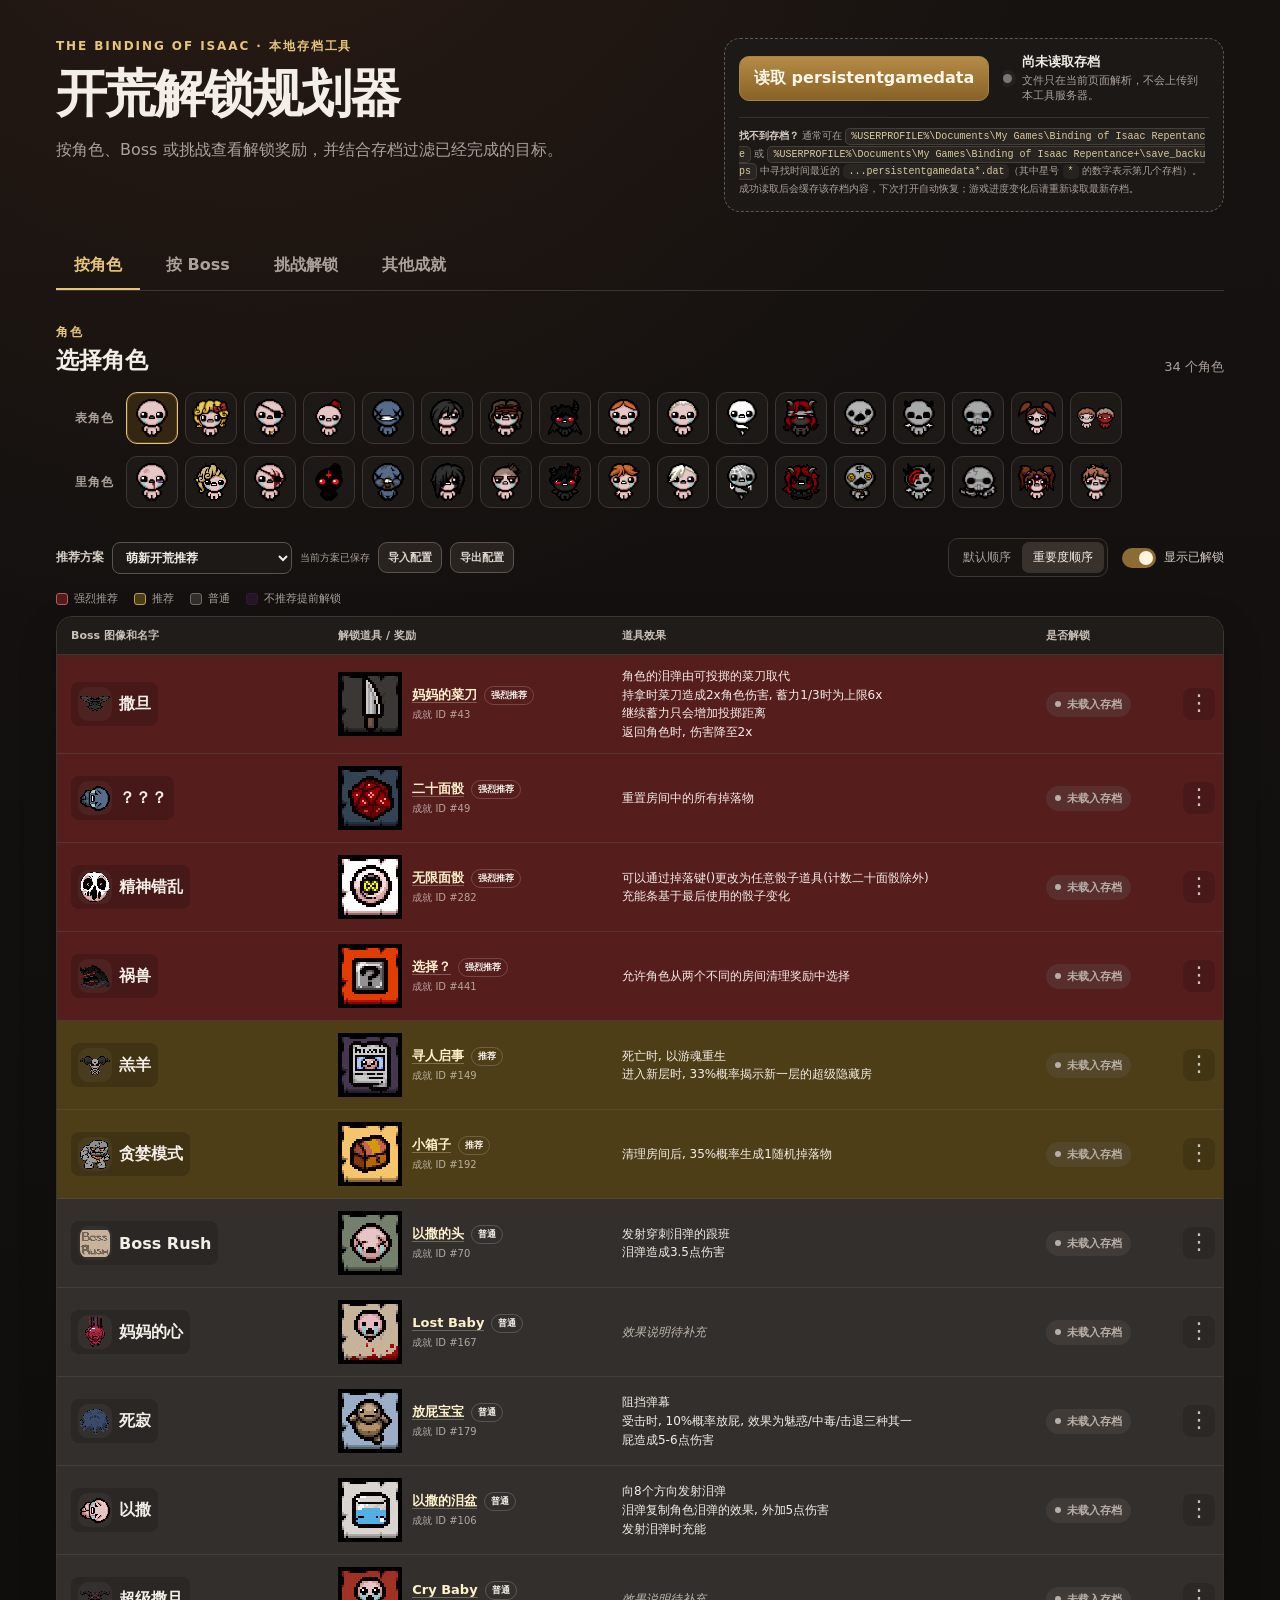
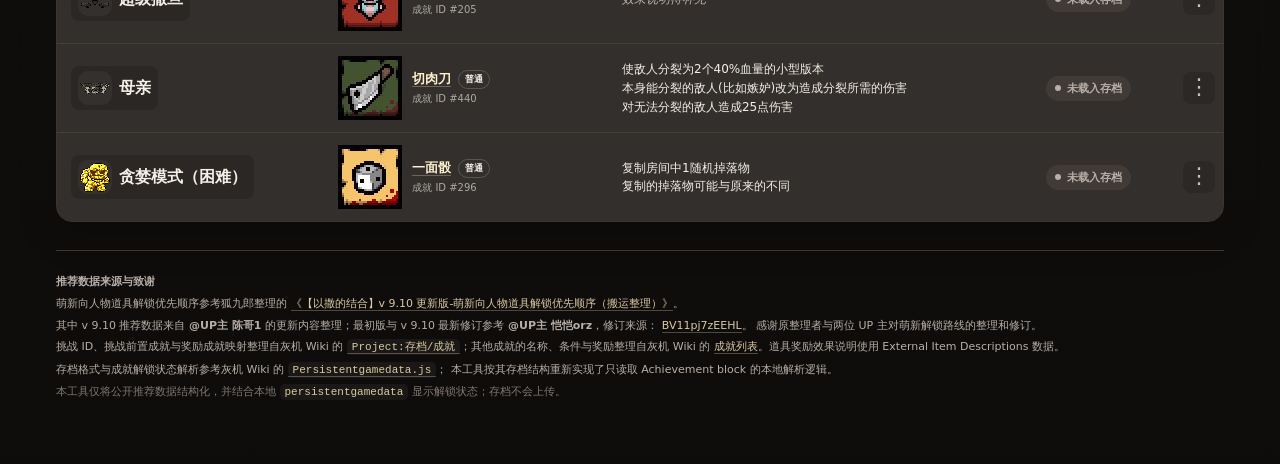
<file: index.html>
<!doctype html>
<html lang="zh-CN">
<head>
  <meta charset="utf-8" />
  <meta name="viewport" content="width=device-width, initial-scale=1" />
  <meta name="color-scheme" content="dark" />
  <!-- GitHub Pages 更新后尽量避免旧 HTML/资源缓存。真正的静态资源刷新由 ?v= 版本号负责。 -->
  <meta http-equiv="Cache-Control" content="no-cache, no-store, must-revalidate" />
  <meta http-equiv="Pragma" content="no-cache" />
  <meta http-equiv="Expires" content="0" />
  <title>以撒开荒解锁规划器</title>
  <script src="//s1.hdslb.com/bfs/seed/toy/app/sdk/toy-sdk.js"></script>
  <link rel="icon" type="image/png" href="./assets/icon.png?v=20261120174819" />
  <link rel="stylesheet" href="./styles.css?v=20261120174819" />
</head>
<body>
  <div class="app-shell">
    <header class="topbar">
      <div>
        <div class="eyebrow">THE BINDING OF ISAAC · 本地存档工具</div>
        <h1>开荒解锁规划器</h1>
        <p class="subtitle">按角色、Boss 或挑战查看解锁奖励，并结合存档过滤已经完成的目标。</p>
      </div>

      <div class="save-panel" id="dropZone">
        <input id="saveInput" type="file" accept=".dat,application/octet-stream" hidden />
        <div class="save-actions">
          <button class="primary-button" id="loadSaveBtn" type="button">读取 persistentgamedata</button>
          <button class="secondary-button save-clear-button" id="clearSaveBtn" type="button" hidden>清除缓存</button>
        </div>
        <div class="save-status" id="saveStatus">
          <span class="status-dot idle"></span>
          <div>
            <strong>尚未读取存档</strong>
            <small>文件只在当前页面解析，不会上传到本工具服务器。</small>
          </div>
        </div>
        <div class="save-hint">
          <strong>找不到存档？</strong> 通常可在
          <code class="copy-path" role="button" tabindex="0" data-copy-path="%USERPROFILE%\Documents\My Games\Binding of Isaac Repentance" title="点击复制">%USERPROFILE%\Documents\My Games\Binding of Isaac Repentance</code>
          或 <code class="copy-path" role="button" tabindex="0" data-copy-path="%USERPROFILE%\Documents\My Games\Binding of Isaac Repentance+\save_backups" title="点击复制">%USERPROFILE%\Documents\My Games\Binding of Isaac Repentance+\save_backups</code>
          中寻找时间最近的 <code>...persistentgamedata*.dat</code>（其中星号 <code>*</code> 的数字表示第几个存档）。
          成功读取后会缓存该存档内容，下次打开自动恢复；游戏进度变化后请重新读取最新存档。
        </div>
      </div>
    </header>

    <nav class="page-tabs" aria-label="页面切换">
      <button class="page-tab active" type="button" data-view="character">按角色</button>
      <button class="page-tab" type="button" data-view="boss">按 Boss</button>
      <button class="page-tab" type="button" data-view="challenge">挑战解锁</button>
      <button class="page-tab" type="button" data-view="achievement">其他成就</button>
    </nav>

    <main>
      <section class="selector-section" id="selectorSection">
        <div class="section-heading">
          <div>
            <span class="section-kicker" id="selectorKicker">角色</span>
            <h2 id="selectorTitle">选择角色</h2>
          </div>
          <div class="selection-summary" id="selectionSummary"></div>
        </div>
        <div class="entity-grid" id="entityGrid"></div>
      </section>

      <section class="results-section">
        <div class="results-heading">
          <div class="recommendation-toolbar">
            <div class="profile-controls">
              <label class="profile-select-label" for="profileSelect">
                <span>推荐方案</span>
                <select id="profileSelect" class="profile-select" aria-label="推荐方案"></select>
              </label>
              <span class="profile-status" id="profileStatus"></span>
              <button class="secondary-button compact-button" id="importProfileBtn" type="button">导入配置</button>
              <button class="secondary-button compact-button" id="exportProfileBtn" type="button">导出配置</button>
              <input id="profileImportInput" type="file" accept="application/json,.json" hidden />
            </div>
            <div class="controls">
              <div class="segmented" role="group" aria-label="排列顺序">
                <button type="button" class="segment" data-sort="default">默认顺序</button>
                <button type="button" class="segment active" data-sort="priority">重要度顺序</button>
              </div>
              <label class="switch-control">
                <input type="checkbox" id="showUnlocked" checked />
                <span class="switch"></span>
                <span>显示已解锁</span>
              </label>
            </div>
          </div>
        </div>

        <div class="legend" aria-label="优先级颜色说明">
          <span><i class="legend-swatch strong"></i>强烈推荐</span>
          <span><i class="legend-swatch recommended"></i>推荐</span>
          <span><i class="legend-swatch normal"></i>普通</span>
          <span><i class="legend-swatch discouraged"></i>不推荐提前解锁</span>
        </div>

        <div class="table-wrap" id="standardResults">
          <table class="unlock-table">
            <thead id="tableHead"></thead>
            <tbody id="tableBody"></tbody>
          </table>
        </div>
        <div class="achievement-results" id="achievementResults" hidden></div>
      </section>
    </main>

    <div class="priority-menu" id="priorityMenu" hidden role="menu" aria-label="修改优先级"></div>
    <div class="toast" id="toast" role="status" aria-live="polite" hidden></div>

    <footer>
      <p><strong>推荐数据来源与致谢</strong></p>
      <p>萌新向人物道具解锁优先顺序参考狐九郎整理的
        <a class="footer-link" href="https://www.bilibili.com/opus/1083165871339208713" target="_blank" rel="noopener noreferrer">《【以撒的结合】v 9.10 更新版-萌新向人物道具解锁优先顺序（搬运整理）》</a>。
      </p>
      <p>其中 v 9.10 推荐数据来自 <strong>@UP主 陈哥1</strong> 的更新内容整理；最初版与 v 9.10 最新修订参考 <strong>@UP主 恺恺orz</strong>，修订来源：
        <a class="footer-link" href="https://www.bilibili.com/video/BV11pj7zEEHL" target="_blank" rel="noopener noreferrer">BV11pj7zEEHL</a>。
        感谢原整理者与两位 UP 主对萌新解锁路线的整理和修订。
      </p>
      <p>挑战 ID、挑战前置成就与奖励成就映射整理自灰机 Wiki 的 <a class="footer-link" href="https://isaac.huijiwiki.com/wiki/Project:%E5%AD%98%E6%A1%A3/%E6%88%90%E5%B0%B1" target="_blank" rel="noopener noreferrer"><code>Project:存档/成就</code></a>；其他成就的名称、条件与奖励整理自灰机 Wiki 的 <a class="footer-link" href="https://isaac.huijiwiki.com/wiki/%E6%88%90%E5%B0%B1" target="_blank" rel="noopener noreferrer">成就列表</a>。道具奖励效果说明使用 External Item Descriptions 数据。</p>

    <p>存档格式与成就解锁状态解析参考灰机 Wiki 的
        <a class="footer-link" href="https://isaac.huijiwiki.com/wiki/%E9%9B%B6%E4%BB%B6:Persistentgamedata.js" target="_blank" rel="noopener noreferrer"><code>Persistentgamedata.js</code></a>；
        本工具按其存档结构重新实现了只读取 Achievement block 的本地解析逻辑。
      </p>
      <p class="muted">本工具仅将公开推荐数据结构化，并结合本地 <code>persistentgamedata</code> 显示解锁状态；存档不会上传。</p>
    </footer>
  </div>

  <!-- CACHE_VERSION: 20261120174819。发布新版本前运行 python tools/bump_cache_version.py -->
  <script src="./data/unlocks.js?v=20261120174819"></script>
  <script src="./data/challenges.js?v=20261120174819"></script>
  <script src="./data/achievements.js?v=20261120174819"></script>
  <script src="./data/effects.js?v=20261120174819"></script>
  <script src="./data/overrides.js?v=20261120174819"></script>
  <script src="./data/recommendation_profiles.js?v=20261120174819"></script>
  <script src="./js/save-parser.js?v=20261120174819"></script>
  <script src="./js/app.js?v=20261120174819"></script>
</body>
</html>
</file>
<file: styles.css>
:root {
  --bg: #12100f;
  --panel: #1b1816;
  --panel-2: #24201d;
  --ink: #f3eee7;
  --muted: #aaa19a;
  --line: #3c3530;
  --accent: #e7c47b;
  --accent-2: #8f6b2e;
  --strong: rgba(135, 36, 36, .56);
  --strong-border: #b85b5b;
  --recommended: rgba(129, 100, 29, .53);
  --recommended-border: #bea14b;
  --normal: rgba(83, 78, 74, .47);
  --normal-border: #716a64;
  --discouraged: rgba(48, 25, 52, .62);
  --discouraged-border: #301934;
  --green: #62c58d;
  --red: #e67878;
  --radius: 16px;
  font-family: Inter, ui-sans-serif, system-ui, -apple-system, BlinkMacSystemFont, "Segoe UI", "Microsoft YaHei", sans-serif;
}
* { box-sizing: border-box; }
body {
  margin: 0;
  background:
    radial-gradient(circle at 20% -10%, rgba(135, 67, 36, .18), transparent 34%),
    linear-gradient(180deg, #151210 0%, var(--bg) 50%, #0d0c0b 100%);
  color: var(--ink);
  min-height: 100vh;
}
button, input, select { font: inherit; }
button { color: inherit; }
.app-shell { width: min(1220px, calc(100% - 112px)); margin: 0 auto; padding: 38px 0 64px; }
.topbar { display: flex; justify-content: space-between; gap: 32px; align-items: flex-start; }
.eyebrow, .section-kicker { color: var(--accent); font-size: 12px; letter-spacing: .16em; font-weight: 800; text-transform: uppercase; }
h1 { margin: 5px 0 7px; font-size: clamp(32px, 4vw, 54px); letter-spacing: -.04em; }
h2 { margin: 4px 0 0; font-size: 23px; }
.subtitle { margin: 0; color: var(--muted); max-width: 680px; line-height: 1.7; }
.save-panel {
  width: min(500px, 100%);
  border: 1px dashed #62574f;
  background: rgba(31, 27, 24, .8);
  border-radius: var(--radius);
  padding: 14px;
  display: grid;
  grid-template-columns: auto 1fr;
  gap: 14px;
  align-items: center;
  transition: border-color .15s, background .15s;
}
.save-panel.dragging { border-color: var(--accent); background: rgba(76, 61, 36, .4); }
.primary-button {
  border: 1px solid #a78549;
  background: linear-gradient(#b58b47, #886226);
  color: #fff8ea;
  border-radius: 10px;
  padding: 11px 14px;
  cursor: pointer;
  font-weight: 800;
  white-space: nowrap;
}
.primary-button:hover { filter: brightness(1.08); }
.save-status { display: flex; align-items: center; gap: 10px; min-width: 0; overflow: hidden; }
.save-status > div { min-width: 0; max-width: 100%; overflow: hidden; }
.save-status strong, .save-status small { display: block; }
.save-status strong { display: block; max-width: 100%; font-size: 13px; white-space: nowrap; overflow: hidden; text-overflow: ellipsis; }
.save-status small { color: var(--muted); font-size: 11px; margin-top: 2px; }
.status-dot { width: 9px; height: 9px; border-radius: 50%; flex: 0 0 auto; background: #777; box-shadow: 0 0 0 4px rgba(255,255,255,.04); }
.status-dot.ready { background: var(--green); }
.status-dot.error { background: var(--red); }
.save-hint { grid-column: 1 / -1; padding-top: 10px; border-top: 1px solid rgba(99,89,82,.4); color: var(--muted); font-size: 10px; line-height: 1.65; }
.save-hint strong { color: #d9d0c8; }
.save-hint code { word-break: break-all; }
.copy-path {
  cursor: pointer;
  border: 1px solid rgba(219,201,159,.16);
  transition: border-color .12s, background .12s, color .12s;
}
.copy-path:hover,
.copy-path:focus-visible {
  background: rgba(231,196,123,.13);
  border-color: rgba(231,196,123,.48);
  color: #fff0c4;
  outline: none;
}
.page-tabs { margin-top: 30px; display: flex; gap: 8px; align-items: center; flex-wrap: wrap; border-bottom: 1px solid var(--line); }
.page-tab { border: 0; border-bottom: 2px solid transparent; background: transparent; padding: 13px 18px 12px; color: var(--muted); cursor: pointer; font-weight: 800; }
.page-tab:hover { color: var(--ink); }
.page-tab.active { color: var(--accent); border-bottom-color: var(--accent); }
.selector-section, .results-section { margin-top: 30px; }
.section-heading { display: flex; justify-content: space-between; gap: 18px; align-items: end; }
.results-heading { display: flex; justify-content: flex-end; gap: 18px; align-items: center; }
.selection-summary { color: var(--muted); font-size: 13px; }
.entity-groups { display: grid; gap: 12px; margin-top: 16px; max-width: 100%; }
.entity-group { display: grid; grid-template-columns: 58px minmax(0, 1fr); gap: 12px; align-items: center; max-width: 100%; min-width: 0; }
.entity-group:only-child { grid-template-columns: 1fr; }
.entity-group-label { color: var(--muted); font-size: 12px; font-weight: 800; letter-spacing: .08em; text-align: right; white-space: nowrap; }
.entity-icon-row { display: flex; align-items: center; gap: 7px; flex-wrap: wrap; min-width: 0; max-width: 100%; }
.entity-icon-card {
  width: 52px; height: 52px; flex: 0 0 52px;
  border: 1px solid var(--line); border-radius: 11px;
  background: rgba(29, 26, 24, .9); padding: 5px;
  display: grid; place-items: center; cursor: pointer;
  transition: transform .12s, border-color .12s, background .12s;
}
.entity-icon-card:hover { transform: translateY(-1px); border-color: #6a5e55; background: #25211e; }
.entity-icon-card.active { border-color: var(--accent); background: rgba(107, 75, 28, .34); box-shadow: inset 0 0 0 1px rgba(231,196,123,.18); }
.selector-thumb { width: 38px; height: 38px; object-fit: contain; image-rendering: pixelated; }
.boss-selector-row { gap: 10px; }
.boss-selector-row .entity-icon-card { width: 78px; height: 78px; flex-basis: 78px; padding: 7px; }
.boss-selector-row .selector-thumb { width: 64px; height: 64px; }
.entity-thumb, .reward-thumb, .boss-thumb {
  width: 48px; height: 48px; object-fit: contain; image-rendering: pixelated; flex: 0 0 auto;
  border-radius: 10px; background: rgba(255,255,255,.045); padding: 4px;
}
.entity-thumb { width: 46px; height: 46px; }
.controls { display: flex; align-items: center; gap: 14px; flex-wrap: wrap; justify-content: flex-end; }
.segmented { display: inline-flex; border: 1px solid var(--line); background: #171412; border-radius: 10px; padding: 3px; }
.segment { border: 0; background: transparent; color: var(--muted); padding: 7px 11px; border-radius: 7px; cursor: pointer; font-size: 12px; }
.segment.active { color: var(--ink); background: #39312c; }
.switch-control { display: inline-flex; align-items: center; gap: 8px; color: #d6cec6; font-size: 12px; cursor: pointer; user-select: none; }
.switch-control input { position: absolute; opacity: 0; pointer-events: none; }
.switch { width: 34px; height: 20px; border-radius: 999px; background: #514943; position: relative; transition: background .15s; }
.switch::after { content: ""; width: 14px; height: 14px; border-radius: 50%; background: #ddd5ce; position: absolute; top: 3px; left: 3px; transition: transform .15s; }
.switch-control input:checked + .switch { background: #8c6b35; }
.switch-control input:checked + .switch::after { transform: translateX(14px); background: #fff5de; }
.legend { display: flex; gap: 16px; flex-wrap: wrap; margin: 14px 0 10px; color: var(--muted); font-size: 11px; }
.legend span { display: inline-flex; align-items: center; gap: 6px; }
.legend-swatch { width: 12px; height: 12px; border-radius: 3px; border: 1px solid; }
.legend-swatch.strong { background: var(--strong); border-color: var(--strong-border); }
.legend-swatch.recommended { background: var(--recommended); border-color: var(--recommended-border); }
.legend-swatch.normal { background: var(--normal); border-color: var(--normal-border); }
.legend-swatch.discouraged { background: var(--discouraged); border-color: var(--discouraged-border); }
.table-wrap { border: 1px solid var(--line); border-radius: var(--radius); overflow: auto; background: rgba(24,21,19,.87); box-shadow: 0 14px 40px rgba(0,0,0,.16); }
.unlock-table { width: 100%; border-collapse: separate; border-spacing: 0; min-width: 880px; }
.unlock-table th { position: sticky; top: 0; z-index: 1; background: #201c19; color: #c9c0b8; font-size: 11px; text-align: left; padding: 11px 14px; border-bottom: 1px solid var(--line); }
.unlock-table td { padding: 12px 14px; border-bottom: 1px solid rgba(99,89,82,.38); vertical-align: middle; }
.unlock-table tr:last-child td { border-bottom: 0; }
.unlock-row { transition: filter .12s; }
.unlock-row:hover { filter: brightness(1.08); }
.unlock-row.priority-strong td { background: var(--strong); }
.unlock-row.priority-recommended td { background: var(--recommended); }
.unlock-row.priority-normal td { background: var(--normal); }
.unlock-row.priority-discouraged td { background: var(--discouraged); }
.target-cell, .reward-cell { display: flex; align-items: center; gap: 10px; min-width: 0; }
.boss-stack { display: flex; gap: 5px; flex-wrap: wrap; }
.boss-unit { display: inline-flex; align-items: center; gap: 7px; padding: 5px 7px; background: rgba(0,0,0,.18); border-radius: 8px; white-space: nowrap; }
.boss-thumb { width: 34px; height: 34px; padding: 2px; }
.reward-thumb { width: 52px; height: 52px; }

.achievement-sprite {
  width: 64px; height: 64px; flex: 0 0 64px; display: inline-block;
  background-image: url("./assets/achievement/Achievement_sprite.jpg?v=20261120174819");
  background-repeat: no-repeat;
  background-size: 1280px 2112px;
  background-position: var(--ach-x) var(--ach-y);
  image-rendering: pixelated;
}
.reward-name { font-weight: 800; font-size: 13px; }
.reward-link { color: #fff1cc; text-decoration: none; border-bottom: 1px solid rgba(255,241,204,.28); }
.reward-link:hover { color: #fff8e8; border-bottom-color: currentColor; }
.meta-line { color: rgba(243,238,231,.64); font-size: 10px; margin-top: 3px; line-height: 1.4; }
.effect-text { max-width: 510px; line-height: 1.55; font-size: 12px; }
.effect-missing { color: #c0b8b0; font-style: italic; }
.requirement { margin-top: 5px; color: #e3d0a7; font-size: 10px; line-height: 1.45; }
.priority-pill { display: inline-block; margin-left: 7px; padding: 2px 6px; border-radius: 999px; font-size: 9px; font-weight: 900; vertical-align: 1px; border: 1px solid rgba(255,255,255,.18); }
.status-badge { display: inline-flex; align-items: center; gap: 6px; border-radius: 999px; padding: 5px 9px; font-size: 11px; font-weight: 800; white-space: nowrap; }
.status-badge::before { content: ""; width: 6px; height: 6px; border-radius: 50%; background: currentColor; }
.status-badge.unlocked { color: #8ce1ae; background: rgba(45,114,72,.33); }
.status-badge.locked { color: #ff9a93; background: rgba(128,53,49,.34); }
.status-badge.unknown { color: #b8afa8; background: rgba(94,87,81,.31); }
.empty-state td { text-align: center; padding: 46px 20px; background: #1b1816 !important; }
.empty-state strong { display: block; font-size: 18px; }
.empty-state span { color: var(--muted); display: block; margin-top: 6px; font-size: 12px; }
footer { margin-top: 28px; padding-top: 18px; border-top: 1px solid var(--line); color: #b7aea7; font-size: 11px; line-height: 1.6; }
footer p { margin: 4px 0; }
.footer-link { color: #dbc99f; text-decoration: none; border-bottom: 1px solid rgba(219,201,159,.32); }
.footer-link:hover { color: #fff0c4; border-bottom-color: currentColor; }
.muted { color: #7f7771; }
code { background: rgba(255,255,255,.05); padding: 2px 5px; border-radius: 5px; color: #dbc99f; }
@media (max-width: 900px) {
  .app-shell { width: calc(100% - 36px); padding: 24px 0 40px; }
  .topbar { flex-direction: column; }
  .save-panel { width: 100%; }
  .section-heading { align-items: flex-start; flex-direction: column; }
  .results-heading { justify-content: flex-start; }
  .controls { width: 100%; justify-content: space-between; }
  .entity-icon-row { overflow-x: visible; padding-bottom: 0; }
  .entity-group { align-items: flex-start; }
  .entity-group { grid-template-columns: 48px minmax(0,1fr); }
  .entity-icon-card { width: 48px; height: 48px; flex-basis: 48px; }
  .selector-thumb { width: 34px; height: 34px; }
  .boss-selector-row .entity-icon-card { width: 68px; height: 68px; flex-basis: 68px; }
  .boss-selector-row .selector-thumb { width: 56px; height: 56px; }
}
@media (max-width: 520px) {
  .save-panel { grid-template-columns: 1fr; }
  .primary-button { width: 100%; }
  .controls { align-items: flex-start; flex-direction: column; }
}

.effect-text { white-space: pre-line; }

/* Curated achievement lists */
.achievement-results { display: grid; gap: 34px; }
.achievement-results[hidden] { display: none; }
.achievement-category { min-width: 0; }
.achievement-category-heading {
  display: flex; align-items: end; justify-content: space-between; gap: 16px; margin-bottom: 12px;
}
.achievement-category-heading > span { color: var(--muted); font-size: 12px; white-space: nowrap; }
.achievement-category h3 { margin: 0 0 9px; color: #d8cfc7; font-size: 14px; }
.achievement-table-wrap { border-radius: 10px; }
.achievement-table { min-width: 760px; }
.achievement-table th:nth-child(1) { width: 30%; }
.achievement-table th:nth-child(2) { width: 27%; }
.achievement-table th:nth-child(3) { width: 31%; }
.achievement-table th:nth-child(4) { width: 12%; }
.achievement-table th:nth-child(5) { width: 48px; }
.achievement-table.without-reward { min-width: 560px; }
.achievement-table.without-reward th:nth-child(1) { width: 42%; }
.achievement-table.without-reward th:nth-child(2) { width: 41%; }
.achievement-table.without-reward th:nth-child(3) { width: 17%; }
.achievement-table.without-reward th:nth-child(4) { width: 48px; }
.achievement-table .reward-cell { min-width: 220px; }
.achievement-table.without-reward .reward-cell { min-width: 204px; }
.achievement-condition { min-width: 180px; max-width: 420px; font-size: 12px; line-height: 1.6; }
.achievement-reward { min-width: 180px; font-size: 12px; line-height: 1.55; }
.achievement-reward > strong, .achievement-reward > span { display: block; }
.achievement-reward-effect { margin-top: 5px; color: rgba(243,238,231,.8); white-space: pre-line; }
.achievement-table tr.sequence-start:not(:first-child) td { border-top: 2px solid rgba(231,196,123,.52); }
.default-character-row td { background: rgba(59,81,68,.42); }
.achievement-character-columns { display: grid; grid-template-columns: repeat(2, minmax(0, 1fr)); gap: 14px; align-items: start; }
.achievement-character-columns > div { min-width: 0; }
.achievement-graph-wrap {
  width: 100%; overflow-x: auto; margin: 0 0 14px; border-block: 1px solid rgba(99,89,82,.5); background: rgba(24,21,19,.52);
}
.achievement-graph { display: block; width: min(100%, 790px); min-width: 528px; height: auto; margin: 0 auto; padding: 12px 0; }
.achievement-graph-node { fill: #24201d; stroke: #7b6b5f; stroke-width: 2; }
.achievement-graph-icon { width: 64px; height: 64px; }
.achievement-graph-item.locked .achievement-graph-icon { filter: grayscale(1) brightness(.34); opacity: .72; }
.achievement-graph-item.locked .achievement-graph-node { fill: #171513; stroke: #4c4540; }
.achievement-graph-edges path { fill: none; stroke: #bda56f; stroke-width: 2; }
.achievement-graph marker path { fill: #bda56f; }

/* Challenge unlock page */
.challenge-id-cell { display: flex; align-items: center; gap: 8px; white-space: nowrap; }
.challenge-id-link { color: #fff1cc; font-size: 16px; font-weight: 900; text-decoration: none; border-bottom: 1px solid rgba(255,241,204,.28); }
.challenge-id-link:hover { color: #fff8e8; border-bottom-color: currentColor; }
.prerequisite-cell { display: flex; align-items: center; gap: 10px; min-width: 225px; }
.achievement-sprite.compact { transform: scale(.72); transform-origin: left center; margin-right: -18px; }

/* Recommendation profiles, local persistence and per-row priority editing */
.save-actions { display: flex; flex-direction: column; gap: 7px; align-items: stretch; }
.secondary-button {
  border: 1px solid #5d534c;
  background: #28231f;
  color: #ddd5cd;
  border-radius: 9px;
  padding: 8px 11px;
  cursor: pointer;
  font-weight: 700;
  white-space: nowrap;
}
.secondary-button:hover { border-color: #817166; background: #312a25; color: #fff5ea; }
.save-clear-button { font-size: 10px; padding: 6px 9px; }
.recommendation-toolbar { width: 100%; display: flex; align-items: center; justify-content: space-between; gap: 16px; flex-wrap: wrap; }
.profile-controls { display: flex; align-items: center; gap: 8px; flex-wrap: wrap; min-width: 0; }
.profile-select-label { display: inline-flex; align-items: center; gap: 8px; color: #d6cec6; font-size: 12px; font-weight: 700; }
.profile-select {
  min-width: 180px;
  max-width: 280px;
  border: 1px solid #5d534c;
  background: #1c1917;
  color: var(--ink);
  border-radius: 8px;
  padding: 7px 28px 7px 9px;
  font: inherit;
  font-size: 12px;
}
.profile-status { color: var(--muted); font-size: 10px; white-space: nowrap; }
.compact-button { padding: 7px 9px; font-size: 11px; }
.options-column { width: 48px; min-width: 48px; padding-left: 6px !important; padding-right: 6px !important; }
.row-options { width: 48px; min-width: 48px; padding-left: 6px !important; padding-right: 6px !important; text-align: center; }
.row-menu-button {
  width: 32px;
  height: 32px;
  border: 1px solid transparent;
  border-radius: 8px;
  background: rgba(0,0,0,.15);
  color: rgba(255,255,255,.72);
  cursor: pointer;
  font-size: 22px;
  line-height: 1;
  display: inline-grid;
  place-items: center;
  padding: 0 0 3px;
}
.row-menu-button:hover, .row-menu-button:focus-visible { background: rgba(0,0,0,.32); border-color: rgba(255,255,255,.18); color: #fff; outline: none; }
.priority-menu {
  position: fixed;
  z-index: 5000;
  width: 164px;
  padding: 5px;
  border: 1px solid #5a5049;
  border-radius: 10px;
  background: #201c19;
  box-shadow: 0 14px 34px rgba(0,0,0,.42);
}
.priority-menu-item {
  width: 100%;
  border: 0;
  background: transparent;
  color: #dcd4cc;
  padding: 8px 9px;
  border-radius: 7px;
  cursor: pointer;
  display: grid;
  grid-template-columns: 12px 1fr 16px;
  gap: 8px;
  align-items: center;
  text-align: left;
  font-size: 12px;
}
.priority-menu-item:hover, .priority-menu-item.active { background: #342e29; color: #fff; }
.priority-menu-dot { width: 9px; height: 9px; border-radius: 3px; border: 1px solid rgba(255,255,255,.18); }
.priority-menu-dot.strong { background: var(--strong-border); }
.priority-menu-dot.recommended { background: var(--recommended-border); }
.priority-menu-dot.normal { background: var(--normal-border); }
.priority-menu-dot.discouraged { background: var(--discouraged-border); }
.priority-menu-check { text-align: right; color: var(--accent); font-weight: 900; }
.toast {
  position: fixed;
  right: 22px;
  bottom: 22px;
  z-index: 6000;
  max-width: min(320px, calc(100vw - 32px));
  border: 1px solid #6d6258;
  border-radius: 8px;
  background: #201c19;
  color: #f5eadb;
  box-shadow: 0 14px 34px rgba(0,0,0,.42);
  padding: 11px 14px;
  font-size: 12px;
  font-weight: 800;
  opacity: 0;
  transform: translateY(8px);
  transition: opacity .18s, transform .18s;
}
.toast.show {
  opacity: 1;
  transform: translateY(0);
}
.app-confirm-backdrop {
  position: fixed;
  inset: 0;
  z-index: 6600;
  display: grid;
  place-items: center;
  padding: 18px;
  background: rgba(12,10,9,.66);
}
.app-confirm-backdrop[hidden] { display: none; }
.app-confirm-dialog {
  width: min(420px, 100%);
  border: 1px solid #6d6258;
  border-radius: 8px;
  background: #201c19;
  color: #f5eadb;
  box-shadow: 0 18px 44px rgba(0,0,0,.5);
  padding: 16px;
}
.app-confirm-title {
  display: block;
  font-size: 15px;
  margin-bottom: 8px;
}
.app-confirm-message {
  margin: 0;
  color: var(--muted);
  font-size: 12px;
  line-height: 1.65;
}
.app-confirm-actions {
  display: flex;
  justify-content: flex-end;
  gap: 8px;
  margin-top: 16px;
}
.app-confirm-actions button { min-width: 88px; }
.manual-copy-backdrop {
  position: fixed;
  inset: 0;
  z-index: 6500;
  display: grid;
  place-items: center;
  padding: 18px;
  background: rgba(12,10,9,.64);
}
.manual-copy-backdrop[hidden] { display: none; }
.manual-copy-dialog {
  width: min(560px, 100%);
  border: 1px solid #6d6258;
  border-radius: 8px;
  background: #201c19;
  color: #f5eadb;
  box-shadow: 0 18px 44px rgba(0,0,0,.5);
  padding: 16px;
}
.manual-copy-heading {
  display: flex;
  align-items: center;
  justify-content: space-between;
  gap: 12px;
  margin-bottom: 8px;
}
.manual-copy-heading strong { font-size: 14px; }
.manual-copy-close {
  width: 30px;
  height: 30px;
  border: 1px solid rgba(130,116,104,.8);
  border-radius: 6px;
  background: #2b2521;
  color: #f5eadb;
  cursor: pointer;
  font-size: 20px;
  line-height: 1;
}
.manual-copy-dialog p { margin: 0 0 12px; color: var(--muted); font-size: 12px; }
.manual-copy-input {
  width: 100%;
  min-width: 0;
  border: 1px solid #7a6c60;
  border-radius: 6px;
  background: #141210;
  color: #fff5e6;
  padding: 11px 12px;
  font-family: ui-monospace, SFMono-Regular, Consolas, "Liberation Mono", monospace;
  font-size: 13px;
}
.manual-copy-input:focus {
  outline: 2px solid rgba(231,196,123,.5);
  outline-offset: 2px;
}

@media (max-width: 900px) {
  .recommendation-toolbar { align-items: flex-start; flex-direction: column; }
  .profile-controls { width: 100%; }
  .profile-select-label { flex: 1 1 240px; }
  .profile-select { flex: 1 1 auto; min-width: 160px; max-width: none; }
  .achievement-character-columns { grid-template-columns: 1fr; gap: 22px; }
}

@media (max-width: 520px) {
  .save-actions { width: 100%; }
  .page-tabs { gap: 0 4px; }
  .page-tab { padding-inline: 10px; }
  .profile-controls { align-items: stretch; }
  .profile-select-label { width: 100%; flex: 1 1 100%; }
  .profile-select { width: 100%; }
  .profile-status { width: 100%; }
}
</file>
